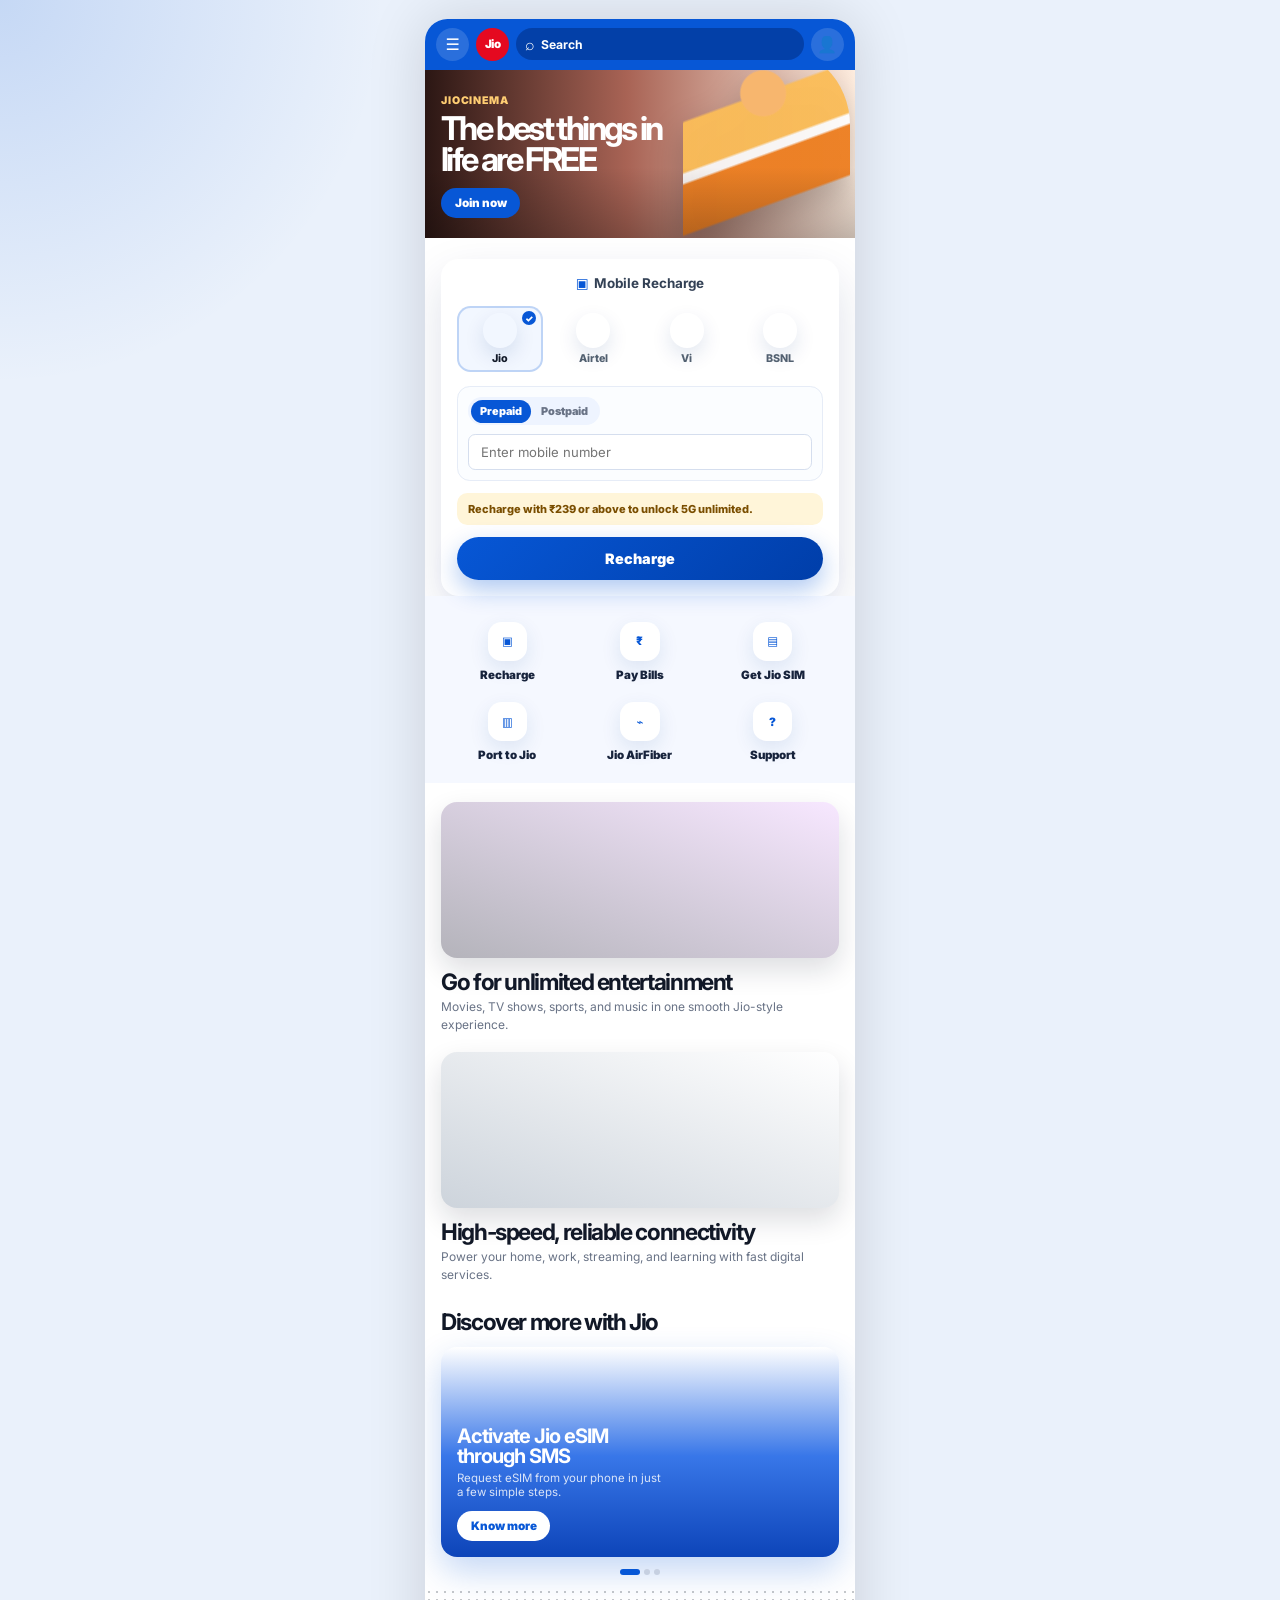
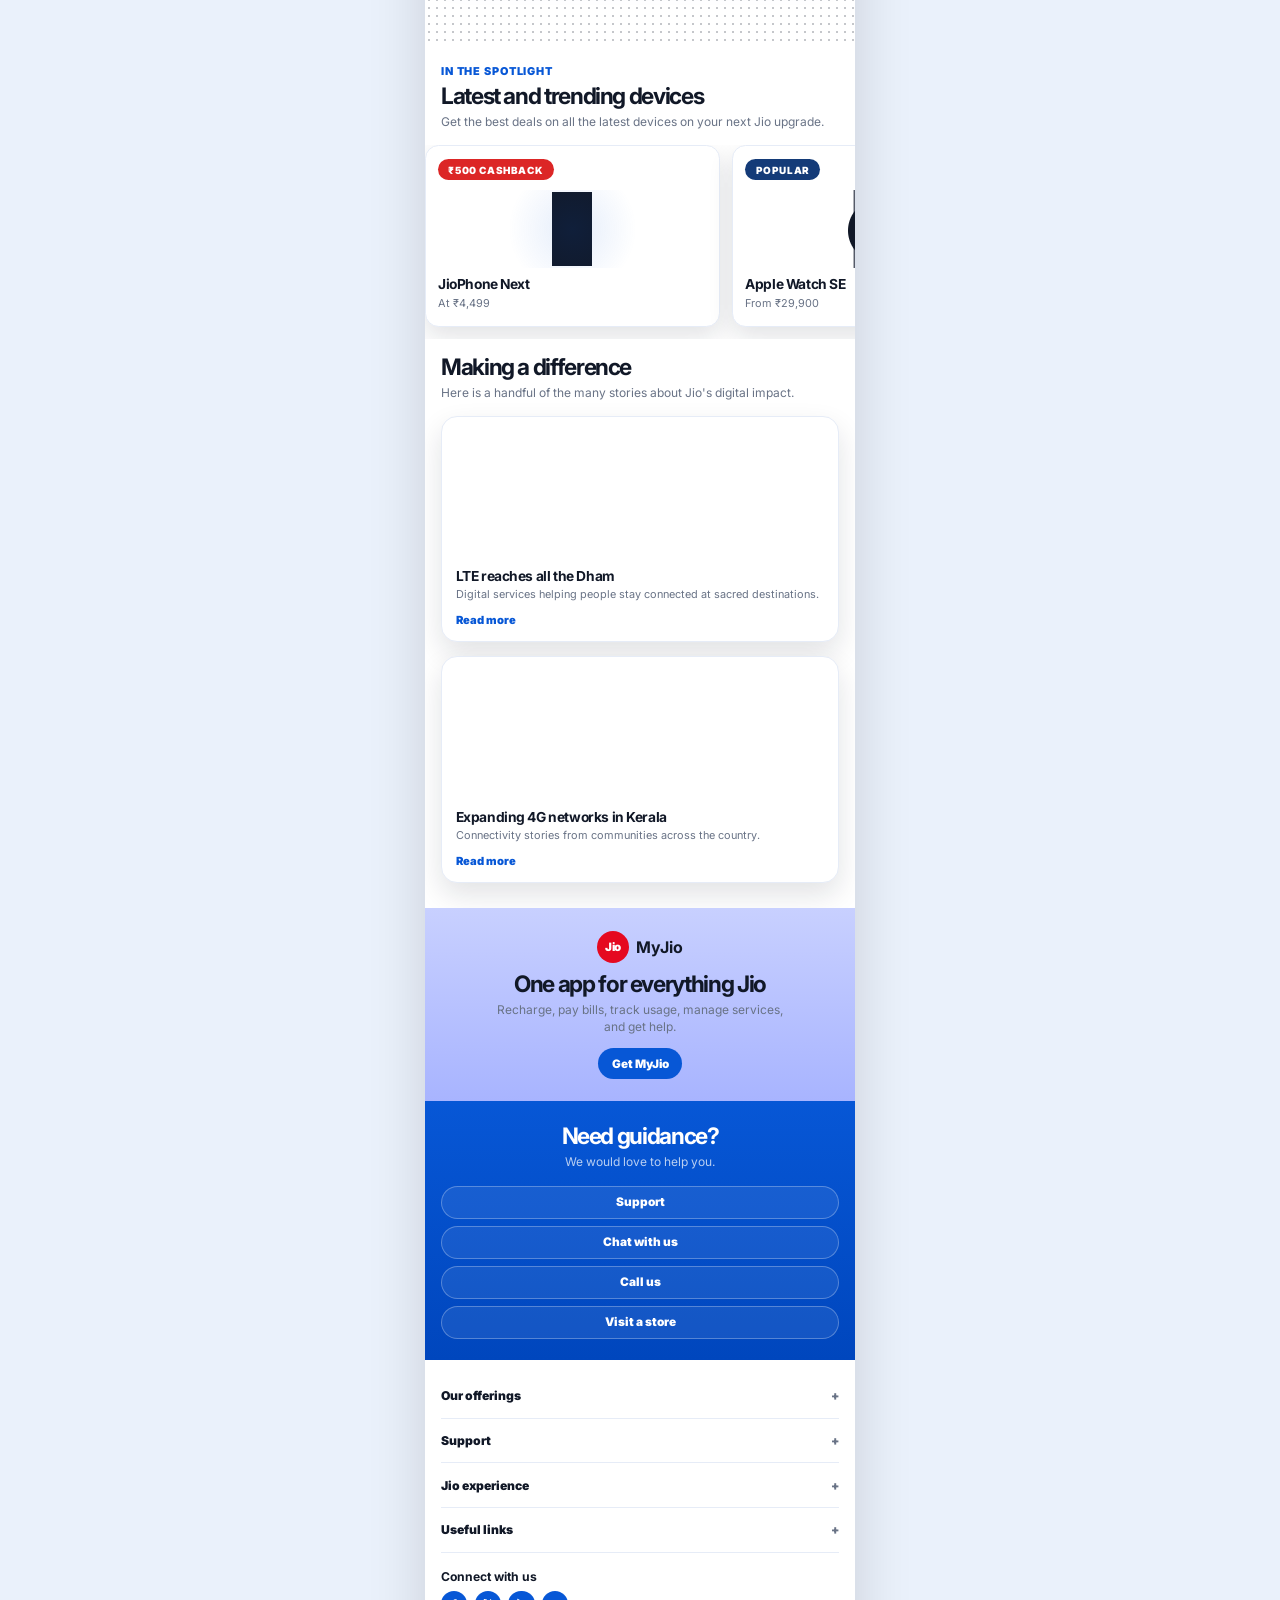
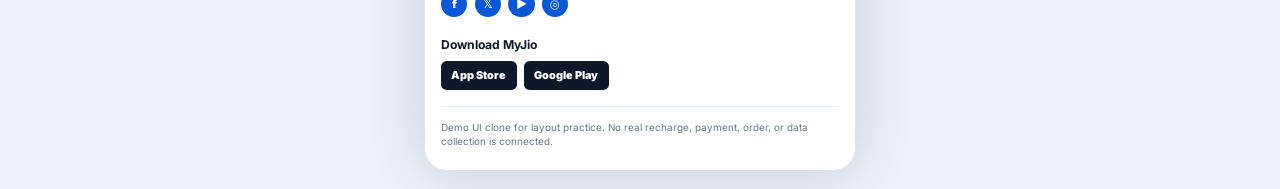
<file: index.html>
<!DOCTYPE html>
<html lang="en">
<head>
  <meta charset="UTF-8" />
  <meta name="viewport" content="width=device-width, initial-scale=1.0" />
  <meta name="theme-color" content="#0757d6" />
  <title>Jio Style Home Page Clone</title>
  <link rel="preconnect" href="https://fonts.googleapis.com" />
  <link rel="preconnect" href="https://fonts.gstatic.com" crossorigin />
  <link href="https://fonts.googleapis.com/css2?family=Inter:wght@400;500;600;700;800;900&display=swap" rel="stylesheet" />
  <link rel="stylesheet" href="styles.css" />
</head>
<body>
  <div class="mobile-page">
    <header class="jio-header">
      <button class="icon-button" type="button" aria-label="Open menu">☰</button>

      <a class="brand" href="#" aria-label="Jio home">
        <span class="jio-logo">Jio</span>
      </a>

      <label class="search-box" aria-label="Search">
        <span>⌕</span>
        <input type="text" value="Search" readonly />
      </label>

      <button class="profile-button" type="button" aria-label="Profile">👤</button>
    </header>

    <main>
      <section class="hero-banner">
        <div class="hero-copy">
          <p>JioCinema</p>
          <h1>The best things in life are FREE</h1>
          <a href="#recharge">Join now</a>
        </div>
        <div class="hero-person" aria-hidden="true"></div>
      </section>

      <section class="recharge-card" id="recharge">
        <div class="card-title">
          <span class="tiny-phone">▣</span>
          <strong>Mobile Recharge</strong>
        </div>

        <div class="service-tabs" aria-label="Choose mobile operator">
          <button class="active" type="button" data-operator="Jio" data-hint="Jio prepaid recharge selected. Enter mobile number to view plans." aria-pressed="true">
            <span class="mini-logo jio-img"></span>
            Jio
          </button>
          <button type="button" data-operator="Airtel" data-hint="Airtel prepaid recharge selected. Enter mobile number to view plans." aria-pressed="false">
            <span class="mini-logo airtel-img"></span>
            Airtel
          </button>
          <button type="button" data-operator="Vi" data-hint="Vi prepaid recharge selected. Enter mobile number to view plans." aria-pressed="false">
            <span class="mini-logo vi-img"></span>
            Vi
          </button>
          <button type="button" data-operator="BSNL" data-hint="BSNL prepaid recharge selected. Enter mobile number to view plans." aria-pressed="false">
            <span class="mini-logo bsnl-img"></span>
            BSNL
          </button>
        </div>

        <div class="number-box">
          <div class="plan-toggle">
            <button class="selected" type="button" data-plan="prepaid" aria-pressed="true">Prepaid</button>
            <button type="button" data-plan="postpaid" aria-pressed="false">Postpaid</button>
          </div>
          <input id="mobileNumber" type="tel" inputmode="numeric" autocomplete="tel" maxlength="10" placeholder="Enter mobile number" aria-label="Enter mobile number" />
        </div>

        <p class="recharge-hint" id="rechargeHint" aria-live="polite">Recharge with ₹239 or above to unlock 5G unlimited.</p>
        <button class="primary-cta" id="rechargeButton" type="button">Recharge</button>
      </section>

      <section class="quick-links" aria-label="Popular services">
        <a href="#recharge">
          <span>▣</span>
          Recharge
        </a>
        <a href="#devices">
          <span>₹</span>
          Pay Bills
        </a>
        <a href="#discover">
          <span>▤</span>
          Get Jio SIM
        </a>
        <a href="#connectivity">
          <span>▥</span>
          Port to Jio
        </a>
        <a href="#discover">
          <span>⌁</span>
          Jio AirFiber
        </a>
        <a href="#guidance">
          <span>?</span>
          Support
        </a>
      </section>

      <section class="story-card entertainment">
        <div class="story-image" aria-hidden="true"></div>
        <h2>Go for unlimited entertainment</h2>
        <p>Movies, TV shows, sports, and music in one smooth Jio-style experience.</p>
      </section>

      <section class="story-card connectivity" id="connectivity">
        <div class="story-image" aria-hidden="true"></div>
        <h2>High-speed, reliable connectivity</h2>
        <p>Power your home, work, streaming, and learning with fast digital services.</p>
      </section>

      <section class="discover-section" id="discover">
        <h2>Discover more with Jio</h2>

        <article class="esim-card">
          <div>
            <h3>Activate Jio eSIM through SMS</h3>
            <p>Request eSIM from your phone in just a few simple steps.</p>
            <a href="#">Know more</a>
          </div>
        </article>

        <div class="slider-dots" aria-hidden="true">
          <span class="active"></span>
          <span></span>
          <span></span>
        </div>
      </section>

      <div class="dot-divider" aria-hidden="true"></div>

      <section class="devices-section" id="devices">
        <p class="section-kicker">In the spotlight</p>
        <h2>Latest and trending devices</h2>
        <p class="section-copy">Get the best deals on all the latest devices on your next Jio upgrade.</p>

        <div class="device-list">
          <article class="device-card">
            <span class="offer-badge">₹500 cashback</span>
            <div class="device-visual phone-device" aria-hidden="true"></div>
            <h3>JioPhone Next</h3>
            <p>At ₹4,499</p>
          </article>

          <article class="device-card">
            <span class="offer-badge green">Popular</span>
            <div class="device-visual watch-device" aria-hidden="true"></div>
            <h3>Apple Watch SE</h3>
            <p>From ₹29,900</p>
          </article>
        </div>
      </section>

      <section class="impact-section">
        <h2>Making a difference</h2>
        <p class="section-copy">Here is a handful of the many stories about Jio's digital impact.</p>

        <article class="impact-card home">
          <div class="impact-image" aria-hidden="true"></div>
          <h3>LTE reaches all the Dham</h3>
          <p>Digital services helping people stay connected at sacred destinations.</p>
          <a href="#">Read more</a>
        </article>

        <article class="impact-card lake">
          <div class="impact-image" aria-hidden="true"></div>
          <h3>Expanding 4G networks in Kerala</h3>
          <p>Connectivity stories from communities across the country.</p>
          <a href="#">Read more</a>
        </article>
      </section>

      <section class="myjio-cta">
        <div class="myjio-lockup">
          <span class="jio-logo">Jio</span>
          <strong>MyJio</strong>
        </div>
        <h2>One app for everything Jio</h2>
        <p>Recharge, pay bills, track usage, manage services, and get help.</p>
        <a href="#guidance">Get MyJio</a>
      </section>

      <section class="guidance" id="guidance">
        <h2>Need guidance?</h2>
        <p>We would love to help you.</p>
        <div class="help-actions">
          <a href="#">Support</a>
          <a href="#">Chat with us</a>
          <a href="#">Call us</a>
          <a href="#">Visit a store</a>
        </div>
      </section>

      <footer class="footer">
        <div class="footer-links">
          <details>
            <summary>Our offerings</summary>
            <a href="#">Mobile</a>
            <a href="#">JioFiber</a>
            <a href="#">AirFiber</a>
          </details>
          <details>
            <summary>Support</summary>
            <a href="#">Track request</a>
            <a href="#">Contact us</a>
          </details>
          <details>
            <summary>Jio experience</summary>
            <a href="#">Apps</a>
            <a href="#">Devices</a>
          </details>
          <details>
            <summary>Useful links</summary>
            <a href="#">Recharge</a>
            <a href="#">Locate store</a>
          </details>
        </div>

        <div class="social-row" aria-label="Social links">
          <strong>Connect with us</strong>
          <span>f</span>
          <span>𝕏</span>
          <span>▶</span>
          <span>◎</span>
        </div>

        <div class="download-row">
          <strong>Download MyJio</strong>
          <div>
            <span class="store-badge">App Store</span>
            <span class="store-badge">Google Play</span>
          </div>
        </div>

        <p class="legal">Demo UI clone for layout practice. No real recharge, payment, order, or data collection is connected.</p>
      </footer>
    </main>
  </div>

  <script src="script.js"></script>
</body>
</html>
</file>
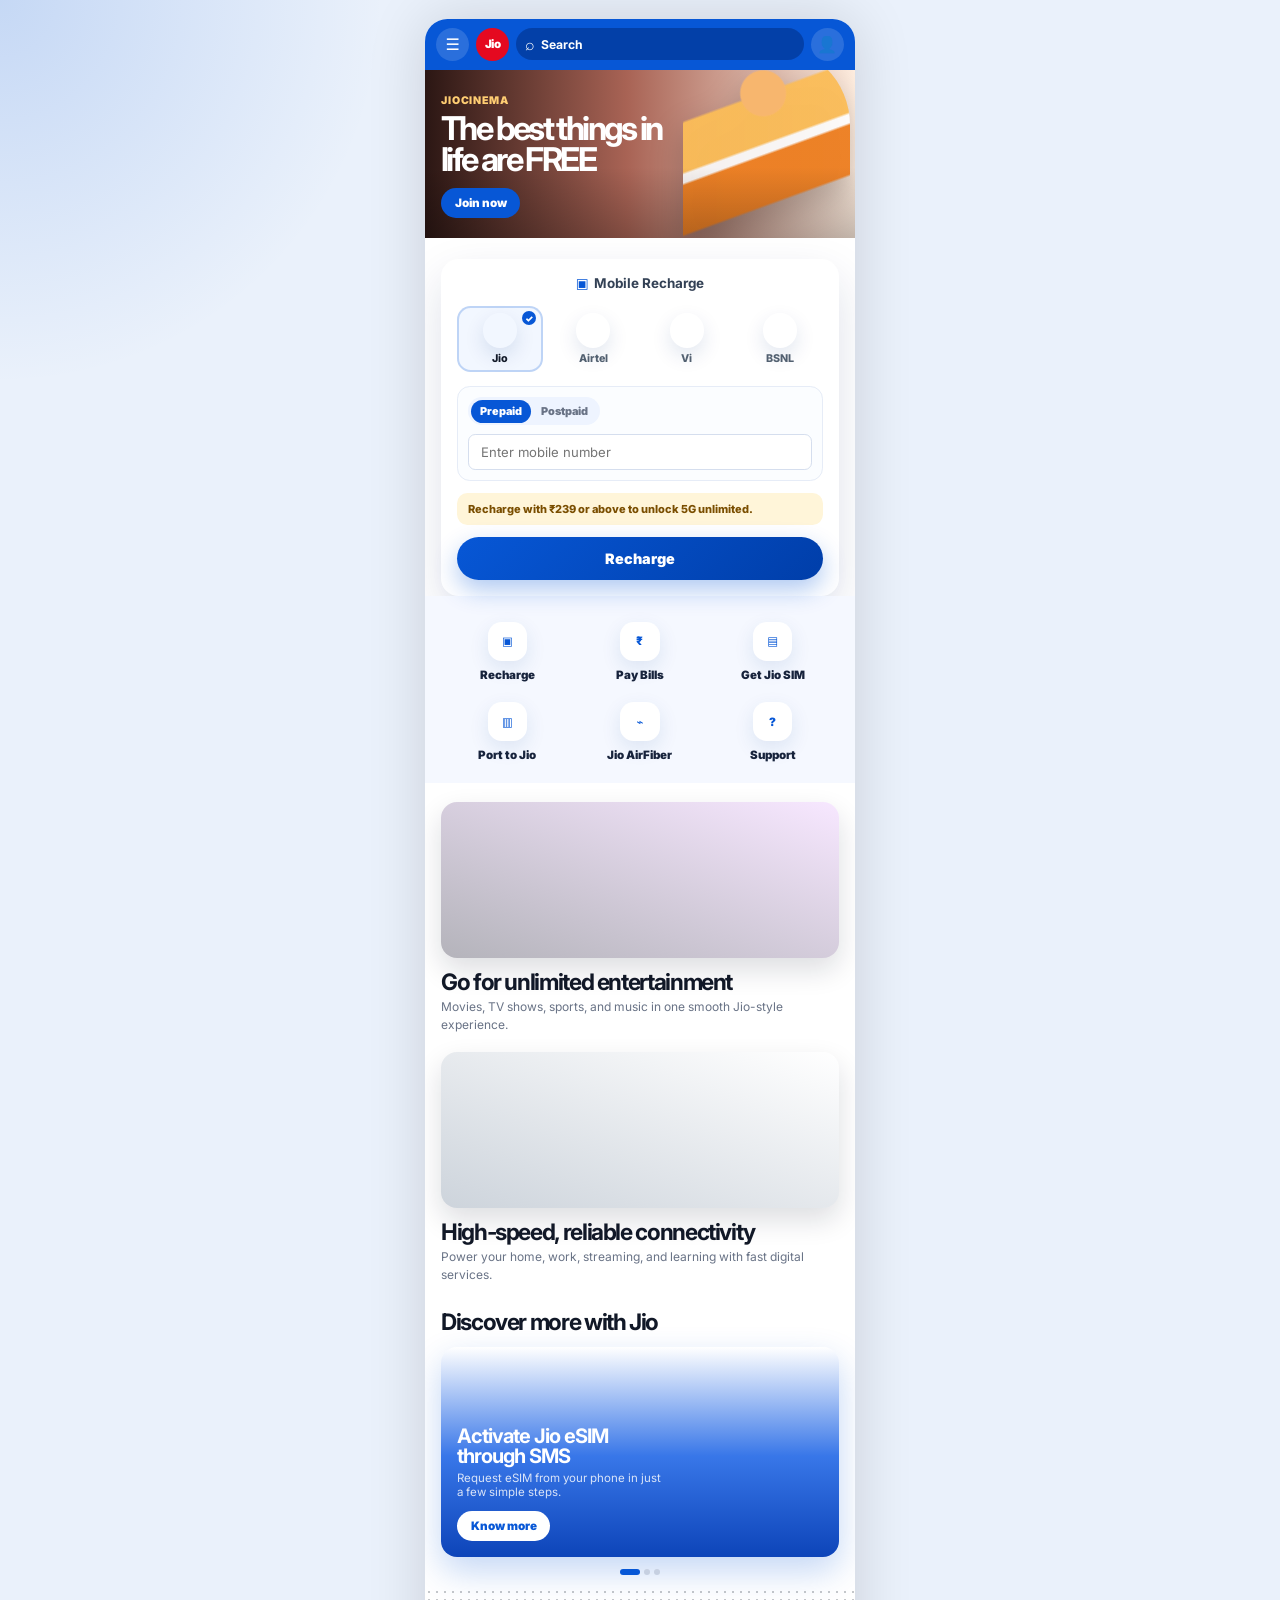
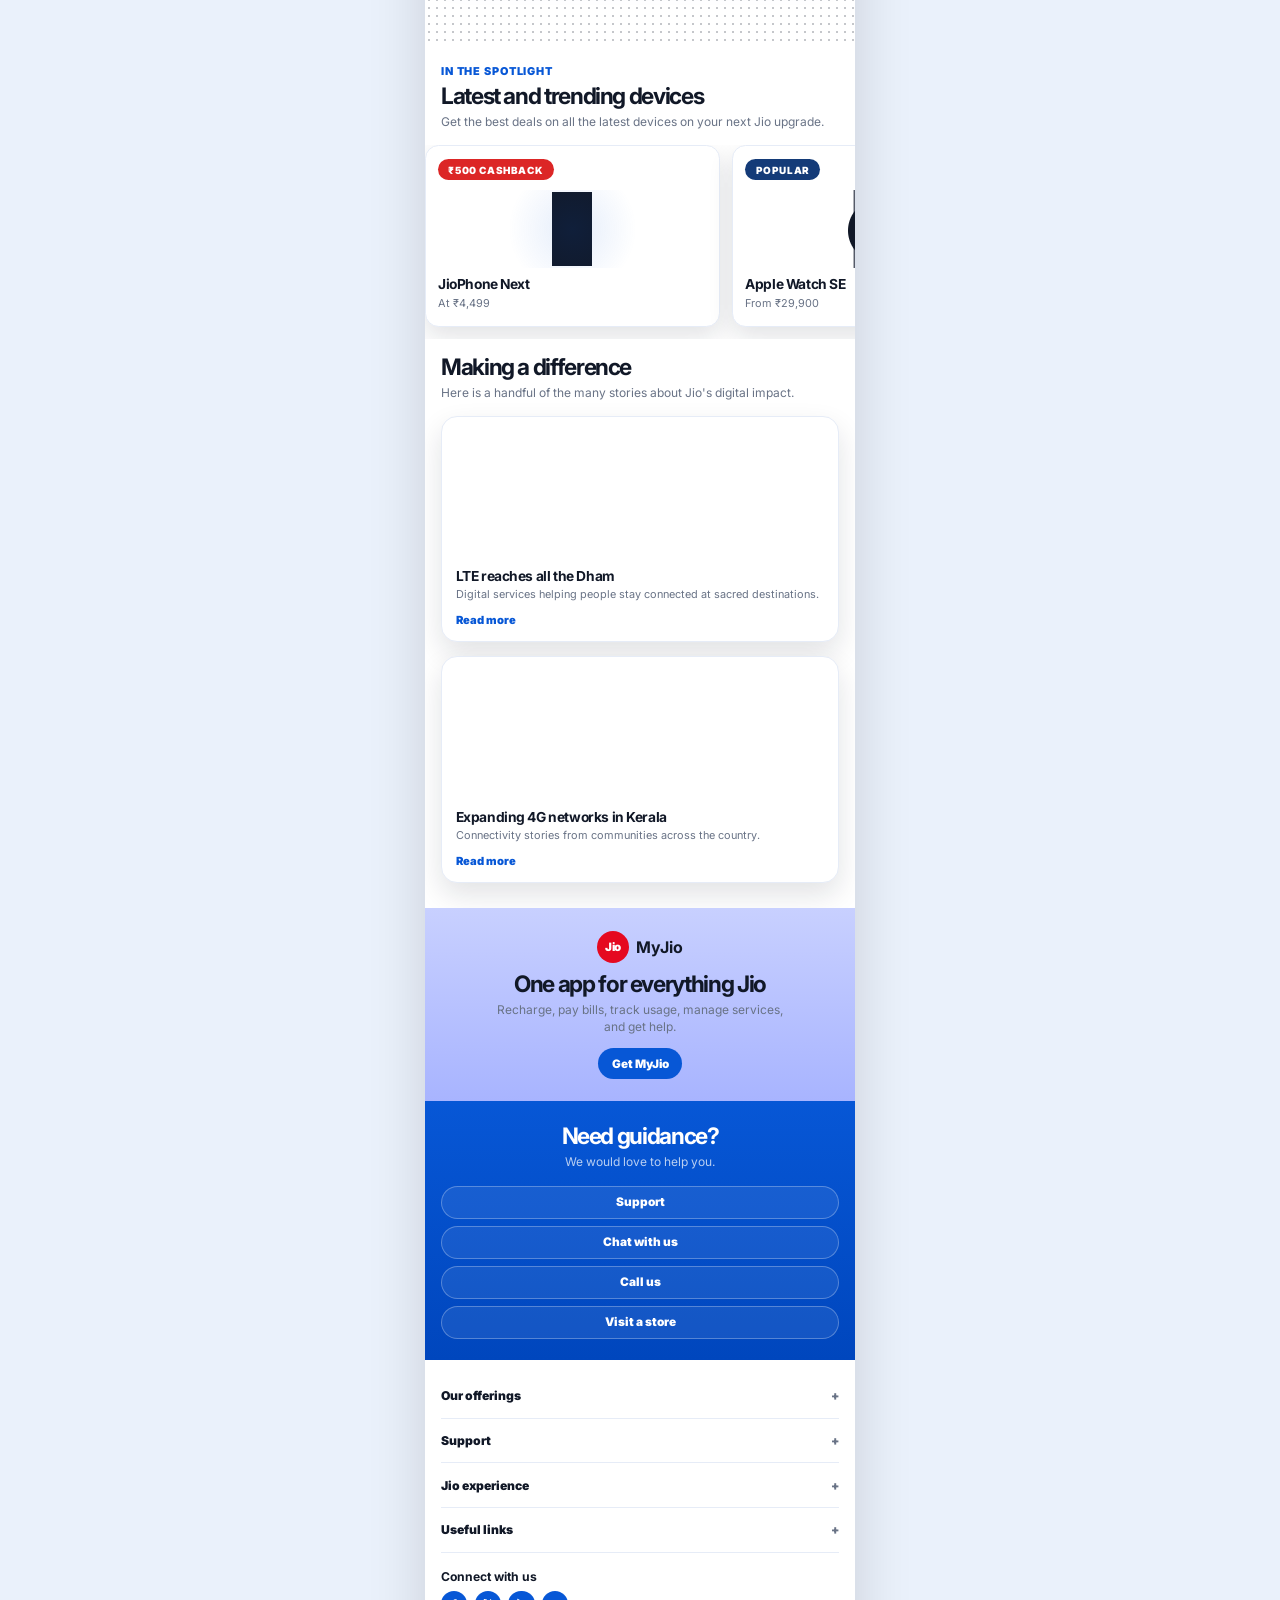
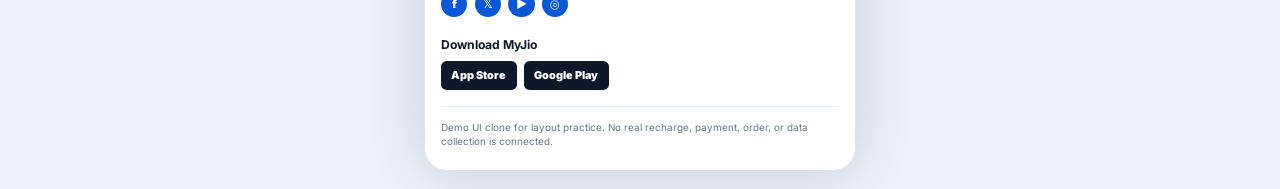
<file: plans.html>
<!DOCTYPE html>
<html lang="en">
<head>
  <meta charset="UTF-8" />
  <meta name="viewport" content="width=device-width, initial-scale=1.0" />
  <meta name="theme-color" content="#0757d6" />
  <title>Special Offer Plans</title>
  <link rel="preconnect" href="https://fonts.googleapis.com" />
  <link rel="preconnect" href="https://fonts.gstatic.com" crossorigin />
  <link href="https://fonts.googleapis.com/css2?family=Inter:wght@400;500;600;700;800;900&display=swap" rel="stylesheet" />
  <link rel="stylesheet" href="styles.css" />
</head>
<body>
  <div class="mobile-page plans-page">
    <header class="jio-header plans-header">
      <a class="back-button" href="index.html#recharge" aria-label="Back">☰</a>
      <span class="jio-logo">Jio</span>
      <label class="search-box" aria-label="Search">
        <span>⌕</span>
        <input type="text" value="Search" readonly />
      </label>
      <button class="profile-button" type="button" aria-label="Profile">👤</button>
    </header>

    <main class="plans-main">
      <div class="recharging-strip">
        <span>Recharging for <strong id="rechargeNumber">8102771005</strong></span>
        <a href="index.html#recharge">Change</a>
      </div>

      <div class="offer-timer">
        <span>Special Offer Ends In</span>
        <strong id="offerTimer">14:55</strong>
      </div>

      <section class="plans-section">
        <h1>Special Offer Plans</h1>
        <p class="recommended-title">Recommended(3)</p>

        <article class="offer-plan-card">
          <div class="plan-card-head">
            <span class="dark-badge">JIO DHAMAKA OFFER</span>
            <span class="deal-stamp">UNLIMITED<br />TIME DEAL</span>
          </div>

          <div class="price-line">
            <strong>₹399</strong>
            <del>₹2,999</del>
          </div>

          <a class="view-details" href="#">View Details</a>

          <div class="plan-meta">
            <div>
              <span>VALIDITY</span>
              <strong>365 days</strong>
            </div>
            <div>
              <span>DATA</span>
              <strong>2.0 GB/day</strong>
            </div>
            <div>
              <span>Voice</span>
              <strong>Unlimited</strong>
            </div>
            <div>
              <span>SMS</span>
              <strong>100/day</strong>
            </div>
          </div>

          <p class="subscription-title">SUBSCRIPTIONS</p>
          <div class="subscription-icons">
            <span class="sub red">▶</span>
            <span class="sub pink">♫</span>
            <span class="sub teal">⚡</span>
            <span class="sub orange">☁</span>
          </div>

          <button class="plan-recharge-button" type="button" data-amount="399">Recharge</button>
        </article>

        <article class="offer-plan-card">
          <div class="plan-card-head">
            <span class="dark-badge">SPECIAL</span>
            <span class="deal-stamp">UNLIMITED<br />TIME DEAL</span>
          </div>

          <div class="price-line">
            <strong>₹239</strong>
            <del>₹1099</del>
          </div>

          <a class="view-details" href="#">View Details</a>

          <div class="plan-meta">
            <div>
              <span>VALIDITY</span>
              <strong>84 days</strong>
            </div>
            <div>
              <span>DATA</span>
              <strong>2.0 GB/day</strong>
            </div>
            <div>
              <span>Voice</span>
              <strong>Unlimited</strong>
            </div>
            <div>
              <span>SMS</span>
              <strong>100/day</strong>
            </div>
          </div>

          <p class="subscription-title">SUBSCRIPTIONS</p>
          <div class="subscription-icons">
            <span class="sub red">▶</span>
            <span class="sub pink">♫</span>
            <span class="sub teal">⚡</span>
            <span class="sub orange">☁</span>
            <span class="sub black">N</span>
            <span class="sub sky">Jio</span>
          </div>

          <button class="plan-recharge-button" type="button" data-amount="239">Recharge</button>
        </article>

        <article class="offer-plan-card">
          <div class="plan-card-head">
            <span class="dark-badge">SPECIAL</span>
            <span class="deal-stamp">UNLIMITED<br />TIME DEAL</span>
          </div>

          <div class="price-line">
            <strong>₹289</strong>
            <del>₹1499</del>
          </div>

          <a class="view-details" href="#">View Details</a>

          <div class="plan-meta">
            <div>
              <span>VALIDITY</span>
              <strong>84 days</strong>
            </div>
            <div>
              <span>DATA</span>
              <strong>3.0 GB/day</strong>
            </div>
            <div>
              <span>Voice</span>
              <strong>Unlimited</strong>
            </div>
            <div>
              <span>SMS</span>
              <strong>100/day</strong>
            </div>
          </div>

          <p class="subscription-title">SUBSCRIPTIONS</p>
          <div class="subscription-icons">
            <span class="sub red">▶</span>
            <span class="sub pink">♫</span>
            <span class="sub teal">⚡</span>
            <span class="sub orange">☁</span>
            <span class="sub black">N</span>
            <span class="sub sky">Jio</span>
            <span class="sub navy">TV</span>
            <span class="sub dark">+</span>
          </div>

          <button class="plan-recharge-button" type="button" data-amount="289">Recharge</button>
        </article>
      </section>
    </main>
  </div>

  <script src="script.js"></script>
</body>
</html>
</file>
<file: styles.css>
:root {
  --jio-blue: #0757d6;
  --jio-blue-dark: #003ea9;
  --jio-red: #e50920;
  --ink: #111827;
  --muted: #697386;
  --soft: #f3f7ff;
  --line: #e6ecf7;
  --card: #ffffff;
  --shadow: 0 18px 46px rgba(0, 32, 96, 0.13);
}

* {
  box-sizing: border-box;
}

html {
  scroll-behavior: smooth;
}

body {
  margin: 0;
  min-height: 100vh;
  font-family: "Inter", system-ui, -apple-system, BlinkMacSystemFont, "Segoe UI", sans-serif;
  color: var(--ink);
  background:
    radial-gradient(circle at top left, rgba(7, 87, 214, 0.16), transparent 24rem),
    #eaf1fb;
}

a {
  color: inherit;
  text-decoration: none;
}

button,
input {
  font: inherit;
}

button {
  cursor: pointer;
}

.mobile-page {
  width: min(100vw, 430px);
  min-height: 100vh;
  margin: 0 auto;
  overflow: hidden;
  background: #fff;
  box-shadow: 0 0 60px rgba(0, 0, 0, 0.14);
}

.jio-header {
  position: sticky;
  top: 0;
  z-index: 20;
  display: grid;
  grid-template-columns: auto auto 1fr auto;
  gap: 0.45rem;
  align-items: center;
  padding: 0.55rem 0.7rem;
  color: #fff;
  background: var(--jio-blue);
}

.icon-button,
.profile-button {
  display: grid;
  width: 2.05rem;
  height: 2.05rem;
  place-items: center;
  border: 0;
  border-radius: 999px;
  color: #fff;
  background: rgba(255, 255, 255, 0.14);
}

.brand {
  display: inline-flex;
  align-items: center;
}

.jio-logo {
  display: inline-grid;
  width: 2.05rem;
  height: 2.05rem;
  place-items: center;
  border-radius: 50%;
  color: #fff;
  background: var(--jio-red);
  font-size: 0.72rem;
  font-weight: 900;
  letter-spacing: -0.06em;
}

.search-box {
  display: flex;
  align-items: center;
  gap: 0.25rem;
  min-width: 0;
  height: 2rem;
  padding: 0 0.55rem;
  border-radius: 999px;
  background: rgba(0, 43, 125, 0.5);
}

.search-box input {
  width: 100%;
  min-width: 0;
  border: 0;
  outline: 0;
  color: #fff;
  background: transparent;
  font-size: 0.76rem;
  font-weight: 700;
}

.hero-banner {
  position: relative;
  min-height: 168px;
  overflow: hidden;
  background:
    linear-gradient(90deg, rgba(30, 8, 5, 0.94), rgba(135, 39, 19, 0.72) 47%, rgba(255, 159, 81, 0.18)),
    url("https://images.unsplash.com/photo-1517841905240-472988babdf9?auto=format&fit=crop&w=760&q=80") center right / cover;
}

.hero-banner::after {
  position: absolute;
  inset: auto 0 0;
  height: 42%;
  content: "";
  background: linear-gradient(0deg, rgba(0, 0, 0, 0.24), transparent);
}

.hero-copy {
  position: relative;
  z-index: 2;
  width: 56%;
  padding: 1.55rem 0 1.15rem 1rem;
  color: #fff;
}

.hero-copy p {
  margin: 0 0 0.35rem;
  color: #ffce73;
  font-size: 0.66rem;
  font-weight: 900;
  text-transform: uppercase;
  letter-spacing: 0.08em;
}

.hero-copy h1 {
  margin: 0 0 0.75rem;
  font-size: clamp(1.35rem, 8vw, 2.05rem);
  line-height: 0.96;
  letter-spacing: -0.08em;
}

.hero-copy a,
.esim-card a,
.myjio-cta a {
  display: inline-flex;
  align-items: center;
  justify-content: center;
  min-height: 1.9rem;
  padding: 0 0.85rem;
  border-radius: 999px;
  color: #fff;
  background: var(--jio-blue);
  font-size: 0.73rem;
  font-weight: 900;
}

.hero-person {
  position: absolute;
  right: 0.3rem;
  bottom: -1.1rem;
  width: 39%;
  height: 125%;
  border-radius: 5rem 5rem 0 0;
  background:
    radial-gradient(circle at 48% 23%, #f7b66e 0 12%, transparent 13%),
    linear-gradient(160deg, transparent 28%, rgba(250, 188, 88, 0.96) 29% 47%, rgba(255, 255, 255, 0.9) 48% 51%, rgba(237, 128, 36, 0.98) 52% 70%, transparent 71%);
  filter: drop-shadow(0 14px 16px rgba(0, 0, 0, 0.24));
}

.recharge-card {
  width: calc(100% - 2rem);
  margin: 1.35rem auto 0;
  padding: 1rem;
  border-radius: 1.1rem;
  background: #fff;
  box-shadow: var(--shadow);
}

.card-title {
  display: flex;
  justify-content: center;
  gap: 0.35rem;
  align-items: center;
  margin-bottom: 0.9rem;
  color: #334155;
  font-size: 0.84rem;
}

.tiny-phone {
  color: var(--jio-blue);
}

.service-tabs {
  display: grid;
  grid-template-columns: repeat(4, 1fr);
  gap: 0.5rem;
  margin-bottom: 0.85rem;
}

.service-tabs button {
  position: relative;
  display: grid;
  justify-items: center;
  gap: 0.25rem;
  border: 2px solid transparent;
  border-radius: 0.85rem;
  padding: 0.35rem 0.15rem;
  color: #526070;
  background: transparent;
  font-size: 0.67rem;
  font-weight: 800;
}

.mini-logo {
  display: grid;
  width: 2.15rem;
  height: 2.15rem;
  place-items: center;
  border-radius: 50%;
  color: #fff;
  font-size: 0.65rem;
  font-weight: 900;
  box-shadow: 0 8px 20px rgba(0, 48, 120, 0.12);
}

.service-tabs .active {
  color: #111827;
  border-color: rgba(7, 87, 214, 0.22);
  background: #f2f7ff;
}

.service-tabs .active::after {
  position: absolute;
  right: 0.28rem;
  top: 0.22rem;
  display: grid;
  width: 0.9rem;
  height: 0.9rem;
  place-items: center;
  border-radius: 50%;
  color: #fff;
  background: var(--jio-blue);
  content: "✓";
  font-size: 0.58rem;
  font-weight: 900;
}

.red {
  background: var(--jio-red);
}

.coral {
  background: #e90000;
}

.pink {
  background: linear-gradient(135deg, #f8b400, #e53f80);
}

.pale {
  color: #fff;
  background: #0a4f9e;
}

.number-box {
  padding: 0.65rem;
  border: 1px solid var(--line);
  border-radius: 0.8rem;
  background: #fbfdff;
}

.plan-toggle {
  display: inline-flex;
  margin-bottom: 0.55rem;
  padding: 0.16rem;
  border-radius: 999px;
  background: #eef4ff;
}

.plan-toggle button {
  border: 0;
  border-radius: 999px;
  padding: 0.28rem 0.58rem;
  color: var(--muted);
  background: transparent;
  font-size: 0.68rem;
  font-weight: 900;
}

.plan-toggle .selected {
  color: #fff;
  background: var(--jio-blue);
}

.number-box input {
  width: 100%;
  height: 2.25rem;
  border: 1px solid #d5deee;
  border-radius: 0.45rem;
  outline: 0;
  padding: 0 0.7rem;
  font-size: 0.82rem;
}

.recharge-hint {
  margin: 0.75rem 0;
  padding: 0.55rem 0.7rem;
  border-radius: 0.65rem;
  color: #7a4e00;
  background: #fff5d9;
  font-size: 0.69rem;
  font-weight: 800;
}

.demo-message {
  color: #0046bd;
  background: #eaf2ff;
}

.primary-cta {
  width: 100%;
  min-height: 2.7rem;
  border: 0;
  border-radius: 999px;
  color: #fff;
  background: linear-gradient(135deg, #0757d6, #003ea9);
  font-size: 0.9rem;
  font-weight: 900;
  box-shadow: 0 10px 24px rgba(7, 87, 214, 0.32);
}

.quick-links {
  display: grid;
  grid-template-columns: repeat(3, 1fr);
  row-gap: 1.25rem;
  padding: 1.6rem 1rem 1.3rem;
  background: #f5f8ff;
}

.quick-links a {
  display: grid;
  justify-items: center;
  gap: 0.45rem;
  color: #17233c;
  font-size: 0.72rem;
  font-weight: 900;
}

.quick-links span {
  display: grid;
  width: 2.45rem;
  height: 2.45rem;
  place-items: center;
  border-radius: 0.85rem;
  color: var(--jio-blue);
  background: #fff;
  box-shadow: 0 7px 20px rgba(18, 74, 145, 0.11);
}

.story-card,
.discover-section,
.devices-section,
.impact-section {
  padding: 1.15rem 1rem 0;
  background: #fff;
}

.story-image {
  height: 156px;
  margin-bottom: 0.75rem;
  border-radius: 1rem;
  background-size: cover;
  background-position: center;
  box-shadow: 0 12px 28px rgba(15, 23, 42, 0.14);
}

.entertainment .story-image {
  background:
    linear-gradient(20deg, rgba(7, 5, 29, 0.3), rgba(178, 22, 255, 0.1)),
    url("https://images.unsplash.com/photo-1535016120720-40c646be5580?auto=format&fit=crop&w=760&q=80") center / cover;
}

.connectivity .story-image {
  background:
    linear-gradient(20deg, rgba(5, 39, 78, 0.2), rgba(255, 255, 255, 0.05)),
    url("https://images.unsplash.com/photo-1517048676732-d65bc937f952?auto=format&fit=crop&w=760&q=80") center / cover;
}

.story-card h2,
.discover-section h2,
.devices-section h2,
.impact-section h2,
.myjio-cta h2,
.guidance h2 {
  margin: 0 0 0.35rem;
  font-size: 1.42rem;
  line-height: 1.02;
  letter-spacing: -0.06em;
}

.story-card p,
.section-copy,
.myjio-cta p,
.guidance p,
.legal {
  margin: 0;
  color: var(--muted);
  font-size: 0.75rem;
  line-height: 1.45;
}

.discover-section {
  padding-top: 1.7rem;
}

.esim-card {
  display: flex;
  align-items: flex-end;
  min-height: 210px;
  margin-top: 0.85rem;
  padding: 1rem;
  border-radius: 1rem;
  color: #fff;
  background:
    linear-gradient(0deg, rgba(0, 58, 181, 0.95) 0%, rgba(0, 80, 226, 0.78) 48%, rgba(255, 255, 255, 0.05) 100%),
    url("https://images.unsplash.com/photo-1492724441997-5dc865305da7?auto=format&fit=crop&w=760&q=80") center / cover;
  box-shadow: 0 14px 34px rgba(7, 87, 214, 0.24);
}

.esim-card h3 {
  max-width: 13rem;
  margin: 0 0 0.3rem;
  font-size: 1.25rem;
  line-height: 1;
  letter-spacing: -0.05em;
}

.esim-card p {
  max-width: 13rem;
  margin: 0 0 0.75rem;
  color: rgba(255, 255, 255, 0.82);
  font-size: 0.72rem;
}

.esim-card a {
  color: var(--jio-blue);
  background: #fff;
}

.slider-dots {
  display: flex;
  justify-content: center;
  gap: 0.25rem;
  padding: 0.75rem 0 0.25rem;
}

.slider-dots span {
  width: 0.36rem;
  height: 0.36rem;
  border-radius: 999px;
  background: #c6d0e1;
}

.slider-dots .active {
  width: 1.25rem;
  background: var(--jio-blue);
}

.dot-divider {
  height: 3.6rem;
  margin-top: 0.6rem;
  background-image: radial-gradient(#1f2937 1px, transparent 1.2px);
  background-size: 8px 8px;
  opacity: 0.26;
}

.section-kicker {
  margin: 0 0 0.35rem;
  color: var(--jio-blue);
  font-size: 0.68rem;
  font-weight: 900;
  text-transform: uppercase;
  letter-spacing: 0.08em;
}

.device-list {
  display: flex;
  gap: 0.8rem;
  overflow-x: auto;
  margin: 0.9rem -1rem 0;
  padding: 0 1rem 0.8rem;
  scroll-snap-type: x mandatory;
}

.device-list::-webkit-scrollbar {
  display: none;
}

.device-card {
  position: relative;
  flex: 0 0 74%;
  min-height: 182px;
  padding: 0.75rem;
  border: 1px solid var(--line);
  border-radius: 0.85rem;
  background: #fff;
  box-shadow: 0 10px 25px rgba(15, 23, 42, 0.12);
  scroll-snap-align: start;
}

.offer-badge {
  display: inline-flex;
  margin-bottom: 0.55rem;
  padding: 0.24rem 0.5rem;
  border-radius: 0.35rem;
  color: #fff;
  background: #0f9f5f;
  font-size: 0.58rem;
  font-weight: 900;
}

.offer-badge.green {
  background: #143b78;
}

.device-visual {
  height: 78px;
  margin-bottom: 0.55rem;
}

.phone-device {
  background:
    radial-gradient(circle at center, rgba(7, 87, 214, 0.11), transparent 4rem),
    linear-gradient(#111827, #111827) center / 40px 74px no-repeat,
    linear-gradient(#6fe7ff, #2651ff) center / 32px 62px no-repeat;
  border-radius: 1rem;
}

.watch-device {
  background:
    radial-gradient(circle at 50% 52%, #111827 0 31px, transparent 32px),
    linear-gradient(90deg, transparent 40%, #0f172a 41% 59%, transparent 60%),
    radial-gradient(circle at 50% 52%, #dff5ff 0 22px, transparent 23px);
}

.device-card h3,
.impact-card h3 {
  margin: 0 0 0.2rem;
  font-size: 0.86rem;
  letter-spacing: -0.03em;
}

.device-card p,
.impact-card p {
  margin: 0;
  color: var(--muted);
  font-size: 0.68rem;
  line-height: 1.45;
}

.impact-section {
  padding-top: 1rem;
  padding-bottom: 0.8rem;
}

.impact-card {
  margin-top: 0.9rem;
  overflow: hidden;
  border: 1px solid var(--line);
  border-radius: 1rem;
  background: #fff;
  box-shadow: 0 12px 28px rgba(15, 23, 42, 0.12);
}

.impact-image {
  height: 140px;
  background-size: cover;
  background-position: center;
}

.impact-card.home .impact-image {
  background-image: url("https://images.unsplash.com/photo-1605648916319-cf082f7524a1?auto=format&fit=crop&w=760&q=80");
}

.impact-card.lake .impact-image {
  background-image: url("https://images.unsplash.com/photo-1593693397690-362cb9666fc2?auto=format&fit=crop&w=760&q=80");
}

.impact-card h3,
.impact-card p,
.impact-card a {
  margin-left: 0.85rem;
  margin-right: 0.85rem;
}

.impact-card h3 {
  margin-top: 0.7rem;
}

.impact-card a {
  display: inline-flex;
  margin-top: 0.65rem;
  margin-bottom: 0.85rem;
  color: var(--jio-blue);
  font-size: 0.7rem;
  font-weight: 900;
}

.myjio-cta {
  margin-top: 0.8rem;
  padding: 1.4rem 1rem;
  text-align: center;
  background: linear-gradient(180deg, #c8d0ff 0%, #a8b4ff 100%);
}

.myjio-lockup {
  display: inline-flex;
  gap: 0.45rem;
  align-items: center;
  margin-bottom: 0.55rem;
}

.myjio-cta h2 {
  max-width: 16rem;
  margin-left: auto;
  margin-right: auto;
}

.myjio-cta p {
  max-width: 18rem;
  margin: 0 auto 0.8rem;
}

.myjio-cta a {
  background: var(--jio-blue);
}

.guidance {
  padding: 1.45rem 1rem 1.35rem;
  text-align: center;
  color: #fff;
  background: linear-gradient(180deg, #0757d6, #0046bd);
}

.guidance p {
  color: rgba(255, 255, 255, 0.72);
}

.help-actions {
  display: grid;
  gap: 0.45rem;
  margin-top: 0.95rem;
}

.help-actions a {
  display: flex;
  justify-content: center;
  align-items: center;
  min-height: 2.05rem;
  border: 1px solid rgba(255, 255, 255, 0.28);
  border-radius: 999px;
  color: #fff;
  font-size: 0.74rem;
  font-weight: 900;
  background: rgba(255, 255, 255, 0.08);
}

.footer {
  padding: 0.85rem 1rem 1.3rem;
  background: #fff;
}

.footer-links details {
  border-bottom: 1px solid var(--line);
}

.footer-links summary {
  display: flex;
  justify-content: space-between;
  padding: 0.9rem 0;
  list-style: none;
  cursor: pointer;
  font-size: 0.76rem;
  font-weight: 900;
}

.footer-links summary::after {
  content: "+";
  color: var(--muted);
}

.footer-links details[open] summary::after {
  content: "−";
}

.footer-links a {
  display: block;
  padding: 0 0 0.55rem;
  color: var(--muted);
  font-size: 0.72rem;
  font-weight: 700;
}

.social-row,
.download-row {
  margin-top: 1rem;
}

.social-row {
  display: flex;
  align-items: center;
  gap: 0.45rem;
  flex-wrap: wrap;
}

.social-row strong,
.download-row strong {
  width: 100%;
  font-size: 0.76rem;
}

.social-row span {
  display: grid;
  width: 1.65rem;
  height: 1.65rem;
  place-items: center;
  border-radius: 50%;
  color: #fff;
  background: var(--jio-blue);
  font-size: 0.72rem;
  font-weight: 900;
}

.download-row div {
  display: flex;
  gap: 0.45rem;
  margin-top: 0.45rem;
}

.store-badge {
  display: inline-flex;
  align-items: center;
  min-height: 1.85rem;
  padding: 0 0.65rem;
  border-radius: 0.35rem;
  color: #fff;
  background: #0f172a;
  font-size: 0.68rem;
  font-weight: 900;
}

.legal {
  margin-top: 1rem;
  padding-top: 0.8rem;
  border-top: 1px solid var(--line);
  font-size: 0.62rem;
}

.plans-page {
  background: #f5f7fb;
}

.plans-header {
  grid-template-columns: auto auto 1fr auto;
}

.back-button {
  display: grid;
  width: 2.05rem;
  height: 2.05rem;
  place-items: center;
  border-radius: 999px;
  color: #fff;
  background: rgba(255, 255, 255, 0.14);
  font-weight: 900;
}

.plans-main {
  min-height: calc(100vh - 3.15rem);
  background: #f5f7fb;
}

.recharging-strip {
  display: flex;
  justify-content: space-between;
  align-items: center;
  gap: 0.8rem;
  padding: 0.72rem 0.85rem;
  border-bottom: 1px solid #e3e8f2;
  background: #fff;
  color: #172033;
  font-size: 0.76rem;
}

.recharging-strip span {
  min-width: 0;
  overflow: hidden;
  text-overflow: ellipsis;
  white-space: nowrap;
}

.recharging-strip a {
  flex: 0 0 auto;
  color: var(--jio-blue);
  font-size: 0.72rem;
  font-weight: 800;
}

.offer-timer {
  display: flex;
  justify-content: center;
  gap: 0.35rem;
  align-items: center;
  padding: 0.5rem 0.85rem;
  border-bottom: 1px solid #e7ecf5;
  background: #fff;
  color: #506075;
  font-size: 0.72rem;
}

.offer-timer strong {
  color: #24334d;
}

.offer-timer strong::before {
  content: "◷";
  margin-right: 0.2rem;
  color: var(--jio-blue);
}

.plans-section {
  padding: 1.4rem 0.55rem 2rem;
}

.plans-section h1 {
  margin: 0 0 0.45rem;
  color: #0b1220;
  font-size: 1.42rem;
  line-height: 1;
  letter-spacing: -0.06em;
}

.recommended-title {
  margin: 0 0 0.85rem;
  color: #111827;
  font-size: 0.82rem;
  font-weight: 800;
}

.offer-plan-card {
  margin-bottom: 1rem;
  padding: 0.8rem;
  border-radius: 1rem;
  background: #dde7f2;
  box-shadow: 0 8px 22px rgba(15, 23, 42, 0.1);
}

.plan-card-head {
  display: flex;
  justify-content: space-between;
  gap: 0.75rem;
  align-items: flex-start;
}

.dark-badge {
  display: inline-flex;
  min-height: 1.35rem;
  align-items: center;
  padding: 0 0.5rem;
  border-radius: 0.2rem;
  color: #fff;
  background: #1f354c;
  font-size: 0.58rem;
  font-weight: 900;
  letter-spacing: 0.03em;
}

.deal-stamp {
  color: #da1131;
  font-size: 0.48rem;
  font-weight: 900;
  line-height: 0.95;
  text-align: center;
  text-transform: uppercase;
}

.price-line {
  display: flex;
  gap: 0.6rem;
  align-items: baseline;
  margin-top: 0.75rem;
}

.price-line strong {
  font-size: 1rem;
  font-weight: 900;
}

.price-line del {
  color: #1f2937;
  font-size: 0.86rem;
  font-weight: 800;
}

.view-details {
  display: inline-flex;
  margin-top: 0.25rem;
  color: var(--jio-blue);
  font-size: 0.66rem;
  font-weight: 900;
}

.plan-meta {
  display: grid;
  grid-template-columns: repeat(4, 1fr);
  gap: 0.45rem;
  margin: 0.9rem 0 0.7rem;
}

.plan-meta div {
  min-width: 0;
}

.plan-meta span,
.subscription-title {
  display: block;
  margin-bottom: 0.18rem;
  color: #596579;
  font-size: 0.58rem;
  font-weight: 800;
  text-transform: uppercase;
}

.plan-meta strong {
  display: block;
  color: #152034;
  font-size: 0.68rem;
  line-height: 1.15;
  font-weight: 900;
}

.subscription-title {
  margin: 0 0 0.4rem;
}

.subscription-icons {
  display: flex;
  flex-wrap: wrap;
  gap: 0.32rem;
  margin-bottom: 0.72rem;
}

.sub {
  display: grid;
  width: 1.45rem;
  height: 1.45rem;
  place-items: center;
  border-radius: 50%;
  color: #fff;
  font-size: 0.48rem;
  font-weight: 900;
  box-shadow: inset 0 0 0 1px rgba(255, 255, 255, 0.35);
}

.sub.red {
  background: #ef1c25;
}

.sub.pink {
  background: #ec3f92;
}

.sub.teal {
  background: #13b6b3;
}

.sub.orange {
  background: #ff8a00;
}

.sub.black {
  background: #111;
}

.sub.sky {
  background: #2eb5ee;
}

.sub.navy {
  background: #233d8f;
}

.sub.dark {
  background: #222;
}

.plan-recharge-button {
  width: 100%;
  min-height: 2.25rem;
  border: 0;
  border-radius: 999px;
  color: #fff;
  background: linear-gradient(135deg, #0757d6, #003ea9);
  font-size: 0.78rem;
  font-weight: 900;
  box-shadow: 0 8px 18px rgba(7, 87, 214, 0.2);
}

.payment-page {
  background: #fff;
}

.payment-main {
  min-height: calc(100vh - 3.15rem);
  padding: 1.8rem 0.55rem;
  background: #fff;
}

.upi-card {
  padding: 1.25rem 0.65rem 0.9rem;
  border: 1px solid #dce4ef;
  border-radius: 0.85rem;
  background: #fff;
  box-shadow: 0 2px 8px rgba(15, 23, 42, 0.04);
}

.upi-card h1 {
  margin: 0 0 1.05rem;
  text-align: center;
  color: #111827;
  font-size: 1rem;
  line-height: 1.2;
  letter-spacing: -0.02em;
}

.upi-option {
  display: flex;
  width: 100%;
  min-height: 3.65rem;
  align-items: center;
  gap: 0.85rem;
  margin-top: 0.65rem;
  padding: 0.6rem 1.15rem;
  border: 1px solid #dfe7f2;
  border-radius: 0.7rem;
  color: #222a38;
  background: #fff;
  text-align: left;
  box-shadow: 0 2px 7px rgba(15, 23, 42, 0.04);
}

.upi-option:active {
  transform: scale(0.99);
}

.upi-option-copy {
  display: flex;
  min-width: 0;
  flex: 1;
  flex-direction: column;
  gap: 0.12rem;
}

.upi-option strong {
  font-size: 1.02rem;
  font-weight: 600;
}

.upi-option-copy small {
  color: var(--muted);
  font-size: 0.68rem;
  font-weight: 600;
}

.upi-amount {
  flex: 0 0 auto;
  margin-left: auto;
  color: #0757d6;
  font-size: 0.95rem;
  font-weight: 900;
}

.paytm-logo,
.phonepe-logo {
  display: inline-grid;
  width: 3.35rem;
  height: 2.05rem;
  flex: 0 0 3.35rem;
  place-items: center;
}

.paytm-logo img,
.phonepe-logo img {
  display: block;
  width: 100%;
  height: 100%;
  object-fit: contain;
}

.payment-note {
  margin: 0.85rem 0 0;
  color: var(--muted);
  font-size: 0.68rem;
  line-height: 1.45;
  text-align: center;
}

@media (max-width: 430px) {
  .mobile-page {
    width: 100%;
    box-shadow: none;
  }
}

@media (min-width: 480px) {
  body {
    padding: 1.2rem 0;
  }

  .mobile-page {
    border-radius: 1.4rem;
  }
}

/* Payment Page Header */
.payment-header {
  display: grid;
  grid-template-columns: auto 1fr auto;
  gap: 0.45rem;
  align-items: center;
  padding: 0.55rem 0.7rem;
  color: #fff;
  background: var(--jio-blue);
}

.header-logo {
  font-size: 0.85rem;
  font-weight: 800;
  text-align: center;
  letter-spacing: -0.02em;
}

/* Amount Section */
.amount-section {
  margin: 1.35rem 0.55rem 0;
  padding: 1.1rem;
  border-radius: 1.1rem;
  background: #fff;
  box-shadow: var(--shadow);
}

.amount-header {
  display: flex;
  justify-content: space-between;
  align-items: center;
  margin-bottom: 0.75rem;
}

.amount-header h2 {
  margin: 0;
  font-size: 0.95rem;
  font-weight: 800;
  color: #334155;
  letter-spacing: -0.02em;
}

.details-toggle {
  display: inline-flex;
  align-items: center;
  gap: 0.25rem;
  border: 0;
  background: transparent;
  color: var(--jio-blue);
  font-size: 0.72rem;
  font-weight: 800;
  cursor: pointer;
  padding: 0.25rem 0;
}

.details-toggle[aria-expanded="true"] {
  transform: rotate(180deg);
}

.amount-display {
  display: flex;
  align-items: center;
  gap: 0.35rem;
  padding: 0.9rem 1rem;
  border: 2px solid var(--line);
  border-radius: 0.85rem;
  background: #fbfdff;
}

.amount-display .currency {
  font-size: 1.5rem;
  font-weight: 900;
  color: var(--ink);
}

.amount-display input {
  flex: 1;
  border: 0;
  outline: 0;
  background: transparent;
  font-size: 2rem;
  font-weight: 900;
  color: var(--ink);
  width: 100%;
  min-width: 0;
  letter-spacing: -0.04em;
}

.details-panel {
  margin-top: 0.85rem;
  padding: 0.85rem;
  border-radius: 0.65rem;
  background: var(--soft);
  border: 1px solid var(--line);
}

.detail-row {
  display: flex;
  justify-content: space-between;
  align-items: center;
  padding: 0.35rem 0;
  font-size: 0.78rem;
}

.detail-row span:first-child {
  color: var(--muted);
  font-weight: 600;
}

.detail-row span:last-child {
  color: var(--ink);
  font-weight: 800;
}

/* Offer Card */
.offer-card {
  margin: 0.85rem 0.55rem 0;
  padding: 1rem;
  border-radius: 1rem;
  background: linear-gradient(135deg, #fff5f5 0%, #ffe8e8 100%);
  border: 1px solid #fecaca;
  position: relative;
  overflow: hidden;
}

.offer-card::before {
  content: "";
  position: absolute;
  top: -50%;
  right: -20%;
  width: 120px;
  height: 120px;
  border-radius: 50%;
  background: rgba(239, 68, 68, 0.08);
}

.offer-badge {
  display: inline-flex;
  align-items: center;
  padding: 0.28rem 0.65rem;
  border-radius: 999px;
  background: #dc2626;
  color: #fff;
  font-size: 0.62rem;
  font-weight: 900;
  text-transform: uppercase;
  letter-spacing: 0.06em;
  margin-bottom: 0.6rem;
}

.offer-text {
  margin: 0;
  color: #7f1d1d;
  font-size: 0.8rem;
  font-weight: 700;
  line-height: 1.4;
}

/* UPI Section */
.upi-section {
  margin: 0.85rem 0.55rem 0;
}

.section-title {
  margin: 0 0 0.75rem;
  font-size: 0.95rem;
  font-weight: 800;
  color: #334155;
  letter-spacing: -0.02em;
}

.upi-option {
  display: flex;
  width: 100%;
  min-height: 3.65rem;
  align-items: center;
  gap: 0.85rem;
  margin-top: 0.65rem;
  padding: 0.6rem 1.15rem;
  border: 2px solid #dfe7f2;
  border-radius: 0.7rem;
  color: #222a38;
  background: #fff;
  text-align: left;
  box-shadow: 0 2px 7px rgba(15, 23, 42, 0.04);
  transition: all 0.2s ease;
  position: relative;
  overflow: hidden;
}

.upi-option:hover {
  border-color: #c7d2fe;
  box-shadow: 0 4px 12px rgba(7, 87, 214, 0.08);
  transform: translateY(-1px);
}

.upi-option:active {
  transform: scale(0.98);
}

.upi-option.loading {
  pointer-events: none;
  opacity: 0.7;
}

.upi-option.loading::after {
  content: "";
  position: absolute;
  inset: 0;
  background: linear-gradient(90deg, transparent, rgba(255,255,255,0.4), transparent);
  animation: shimmer 1.5s infinite;
}

@keyframes shimmer {
  0% { transform: translateX(-100%); }
  100% { transform: translateX(100%); }
}

.app-icon {
  display: inline-grid;
  width: 3.35rem;
  height: 2.05rem;
  flex: 0 0 3.35rem;
  place-items: center;
  border-radius: 0.5rem;
  background: #f8fafc;
}

.upi-option-copy {
  display: flex;
  min-width: 0;
  flex: 1;
  flex-direction: column;
  gap: 0.12rem;
}

.upi-option strong {
  font-size: 1.02rem;
  font-weight: 600;
}

.upi-option-copy small {
  color: var(--muted);
  font-size: 0.68rem;
  font-weight: 600;
}

.upi-amount {
  flex: 0 0 auto;
  margin-left: auto;
  color: var(--jio-blue);
  font-size: 0.95rem;
  font-weight: 900;
}

/* Alternative Section */
.alternative-section {
  margin: 0.85rem 0.55rem 0;
}

.alt-options {
  display: grid;
  grid-template-columns: repeat(3, 1fr);
  gap: 0.65rem;
  margin-top: 0.75rem;
}

.alt-option {
  display: flex;
  flex-direction: column;
  align-items: center;
  gap: 0.45rem;
  padding: 0.9rem 0.5rem;
  border: 1px solid var(--line);
  border-radius: 0.85rem;
  background: #fff;
  color: #17233c;
  font-size: 0.68rem;
  font-weight: 800;
  text-align: center;
  box-shadow: 0 2px 7px rgba(15, 23, 42, 0.04);
  transition: all 0.2s ease;
}

.alt-option:hover {
  box-shadow: 0 4px 12px rgba(15, 23, 42, 0.08);
  transform: translateY(-1px);
}

.alt-icon {
  font-size: 1.5rem;
  line-height: 1;
}

/* QR Modal */
.qr-modal {
  position: fixed;
  inset: 0;
  z-index: 100;
  display: flex;
  align-items: center;
  justify-content: center;
  background: rgba(0, 0, 0, 0.6);
  backdrop-filter: blur(4px);
  padding: 1.5rem;
}

.qr-modal-content {
  background: #fff;
  border-radius: 1.25rem;
  padding: 1.5rem;
  width: 100%;
  max-width: 340px;
  box-shadow: 0 25px 50px rgba(0, 0, 0, 0.25);
  text-align: center;
}

.qr-modal-header {
  display: flex;
  justify-content: space-between;
  align-items: center;
  margin-bottom: 1.25rem;
}

.qr-modal-header h3 {
  margin: 0;
  font-size: 1.1rem;
  font-weight: 800;
  color: #111827;
  letter-spacing: -0.02em;
}

.qr-close {
  display: grid;
  width: 2rem;
  height: 2rem;
  place-items: center;
  border: 0;
  border-radius: 50%;
  background: #f3f4f6;
  color: #4b5563;
  font-size: 1rem;
  font-weight: 700;
  cursor: pointer;
  transition: background 0.2s;
}

.qr-close:hover {
  background: #e5e7eb;
}

.qr-code-wrapper {
  display: flex;
  justify-content: center;
  align-items: center;
  padding: 1rem;
  border: 2px dashed var(--line);
  border-radius: 1rem;
  background: #fafbfc;
  margin-bottom: 1rem;
}

.qr-code-wrapper canvas {
  max-width: 100%;
  height: auto;
}

.qr-amount {
  margin: 0 0 0.35rem;
  font-size: 1.25rem;
  font-weight: 900;
  color: var(--ink);
}

.qr-instruction {
  margin: 0 0 1.15rem;
  color: var(--muted);
  font-size: 0.78rem;
  line-height: 1.4;
}

.qr-download {
  width: 100%;
  padding: 0.7rem;
  border: 0;
  border-radius: 999px;
  background: var(--jio-blue);
  color: #fff;
  font-size: 0.82rem;
  font-weight: 800;
  cursor: pointer;
  transition: background 0.2s;
}

.qr-download:hover {
  background: var(--jio-blue-dark);
}

/* Payment Footer */
.payment-footer {
  margin-top: 2rem;
  padding: 1.25rem 0.55rem 1.5rem;
  text-align: center;
  border-top: 1px solid var(--line);
}

.footer-brand {
  display: inline-flex;
  flex-direction: column;
  align-items: center;
  gap: 0.35rem;
}

.brand-lockup {
  font-size: 1.1rem;
  font-weight: 900;
  color: #0f172a;
  letter-spacing: -0.03em;
}

.footer-text {
  margin: 0;
  color: var(--muted);
  font-size: 0.72rem;
  font-weight: 600;
}

/* Payment Note */
.payment-note {
  margin: 0.85rem 0.55rem 0;
  padding: 0.7rem;
  border-radius: 0.65rem;
  background: #eaf2ff;
  color: #0046bd;
  font-size: 0.72rem;
  font-weight: 700;
  text-align: center;
  line-height: 1.4;
}

/* Responsive */
@media (max-width: 430px) {
  .mobile-page {
    width: 100%;
    box-shadow: none;
  }
}

@media (min-width: 480px) {
  body {
    padding: 1.2rem 0;
  }

  .mobile-page {
    border-radius: 1.4rem;
  }
}
</file>
